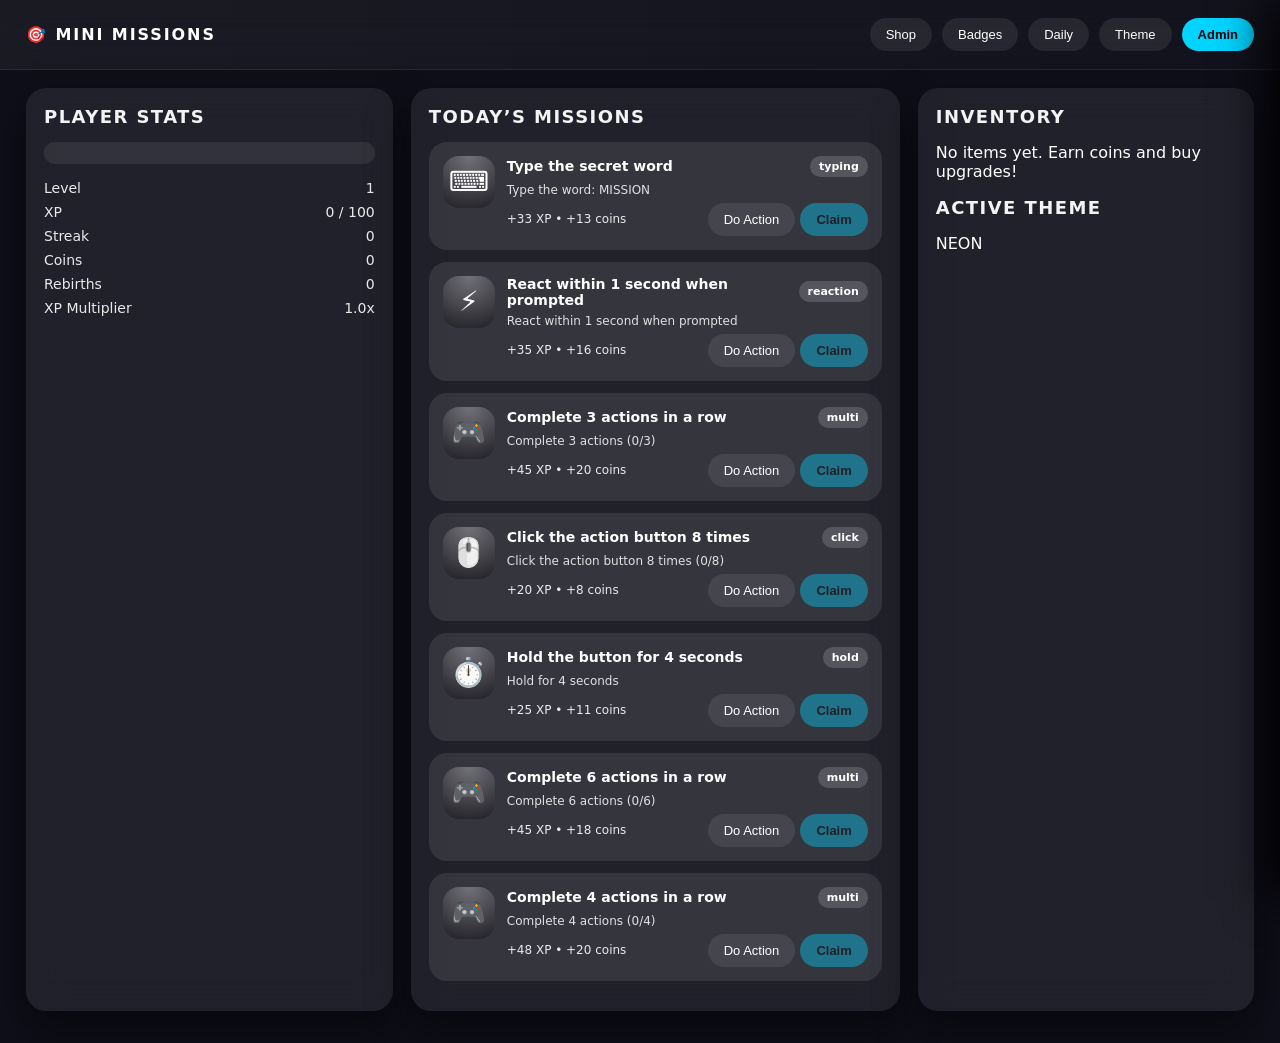
<file: index.html>
<!DOCTYPE html>
<html>
<head>
    <title>Mini Missions</title>
    <link rel="stylesheet" href="style.css">
</head>
<body class="theme-neon">

<div class="app-shell">
    <header class="top-bar">
        <div class="logo-text">🎯 Mini Missions</div>
        <div class="top-actions">
            <button class="pill-btn" onclick="openShop()">Shop</button>
            <button class="pill-btn" onclick="openAchievements()">Badges</button>
            <button class="pill-btn" onclick="openDailyReward()">Daily</button>
            <button class="pill-btn" onclick="cycleTheme()">Theme</button>
            <button class="pill-btn accent" onclick="toggleAdminPanel()">Admin</button>
        </div>
    </header>

    <main class="main-layout">
        <section class="panel stats-panel">
            <h2>Player Stats</h2>
            <div class="xp-bar">
                <div id="xpFill"></div>
            </div>
            <div class="stat-row"><span>Level</span><span id="level">1</span></div>
            <div class="stat-row"><span>XP</span><span><span id="xp">0</span> / <span id="xpNeeded">100</span></span></div>
            <div class="stat-row"><span>Streak</span><span id="streak">0</span></div>
            <div class="stat-row"><span>Coins</span><span id="coins">0</span></div>
            <div class="stat-row"><span>Rebirths</span><span id="rebirths">0</span></div>
            <div class="stat-row"><span>XP Multiplier</span><span id="xpMult">1.0x</span></div>
        </section>

        <section class="panel missions-panel">
            <h2>Today’s Missions</h2>
            <div id="missionsContainer"></div>
        </section>

        <section class="panel side-panel">
            <h2>Inventory</h2>
            <div id="inventoryContainer"></div>

            <h2>Active Theme</h2>
            <p id="activeThemeLabel"></p>
        </section>
    </main>
</div>

<div id="modalOverlay" class="modal-overlay hidden">
    <div class="modal">
        <h2 id="modalTitle"></h2>
        <div id="modalContent"></div>
        <button class="pill-btn accent" onclick="closeModal()">Close</button>
    </div>
</div>

<div id="adminPanel" class="admin-panel">
    <div class="admin-header">
        <span>Admin Control Panel</span>
        <button class="pill-btn" onclick="closeAdminPanel()">Close</button>
    </div>
    <div class="admin-body">
        <div class="admin-section">
            <h3>Player Controls</h3>
            <div class="admin-row">
                <input id="adminCoinsAmount" type="number" placeholder="Coins amount">
                <button class="pill-btn accent" onclick="adminGiveCoinsCustom()">Give Coins</button>
            </div>
            <div class="admin-row">
                <input id="adminXPAmount" type="number" placeholder="XP amount">
                <button class="pill-btn accent" onclick="adminGiveXPCustom()">Give XP</button>
            </div>
            <div class="admin-row">
                <button class="pill-btn" onclick="adminSetLevel(10)">Set Level 10</button>
                <button class="pill-btn" onclick="adminResetStats()">Reset Stats</button>
                <button class="pill-btn" onclick="adminRebirth()">Force Rebirth</button>
            </div>
        </div>

        <div class="admin-section">
            <h3>Events</h3>
            <div id="eventsContainer"></div>
        </div>

        <div class="admin-section">
            <h3>Missions Editor</h3>
            <div id="adminMissionsList"></div>
            <div class="admin-row">
                <input id="newMissionText" placeholder="Mission text">
            </div>
            <div class="admin-row">
                <input id="newMissionXP" type="number" placeholder="XP reward">
                <input id="newMissionCoins" type="number" placeholder="Coins reward">
            </div>
            <div class="admin-row">
                <input id="newMissionType" placeholder="Type (click/hold/typing/reaction/timer/multi/tap)">
                <input id="newMissionTarget" type="number" placeholder="Target (clicks/seconds)">
            </div>
            <div class="admin-row">
                <input id="newMissionExtra" placeholder="Extra data (e.g. custom word)">
            </div>
            <button class="pill-btn accent" onclick="adminAddMission()">Add Mission</button>
        </div>

        <div class="admin-section">
            <h3>Visual</h3>
            <button class="pill-btn" onclick="cycleTheme()">Cycle Theme</button>
        </div>
    </div>
</div>

<script src="admin-widgets.js"></script>
<script src="script.js"></script>
</body>
</html>
</file>
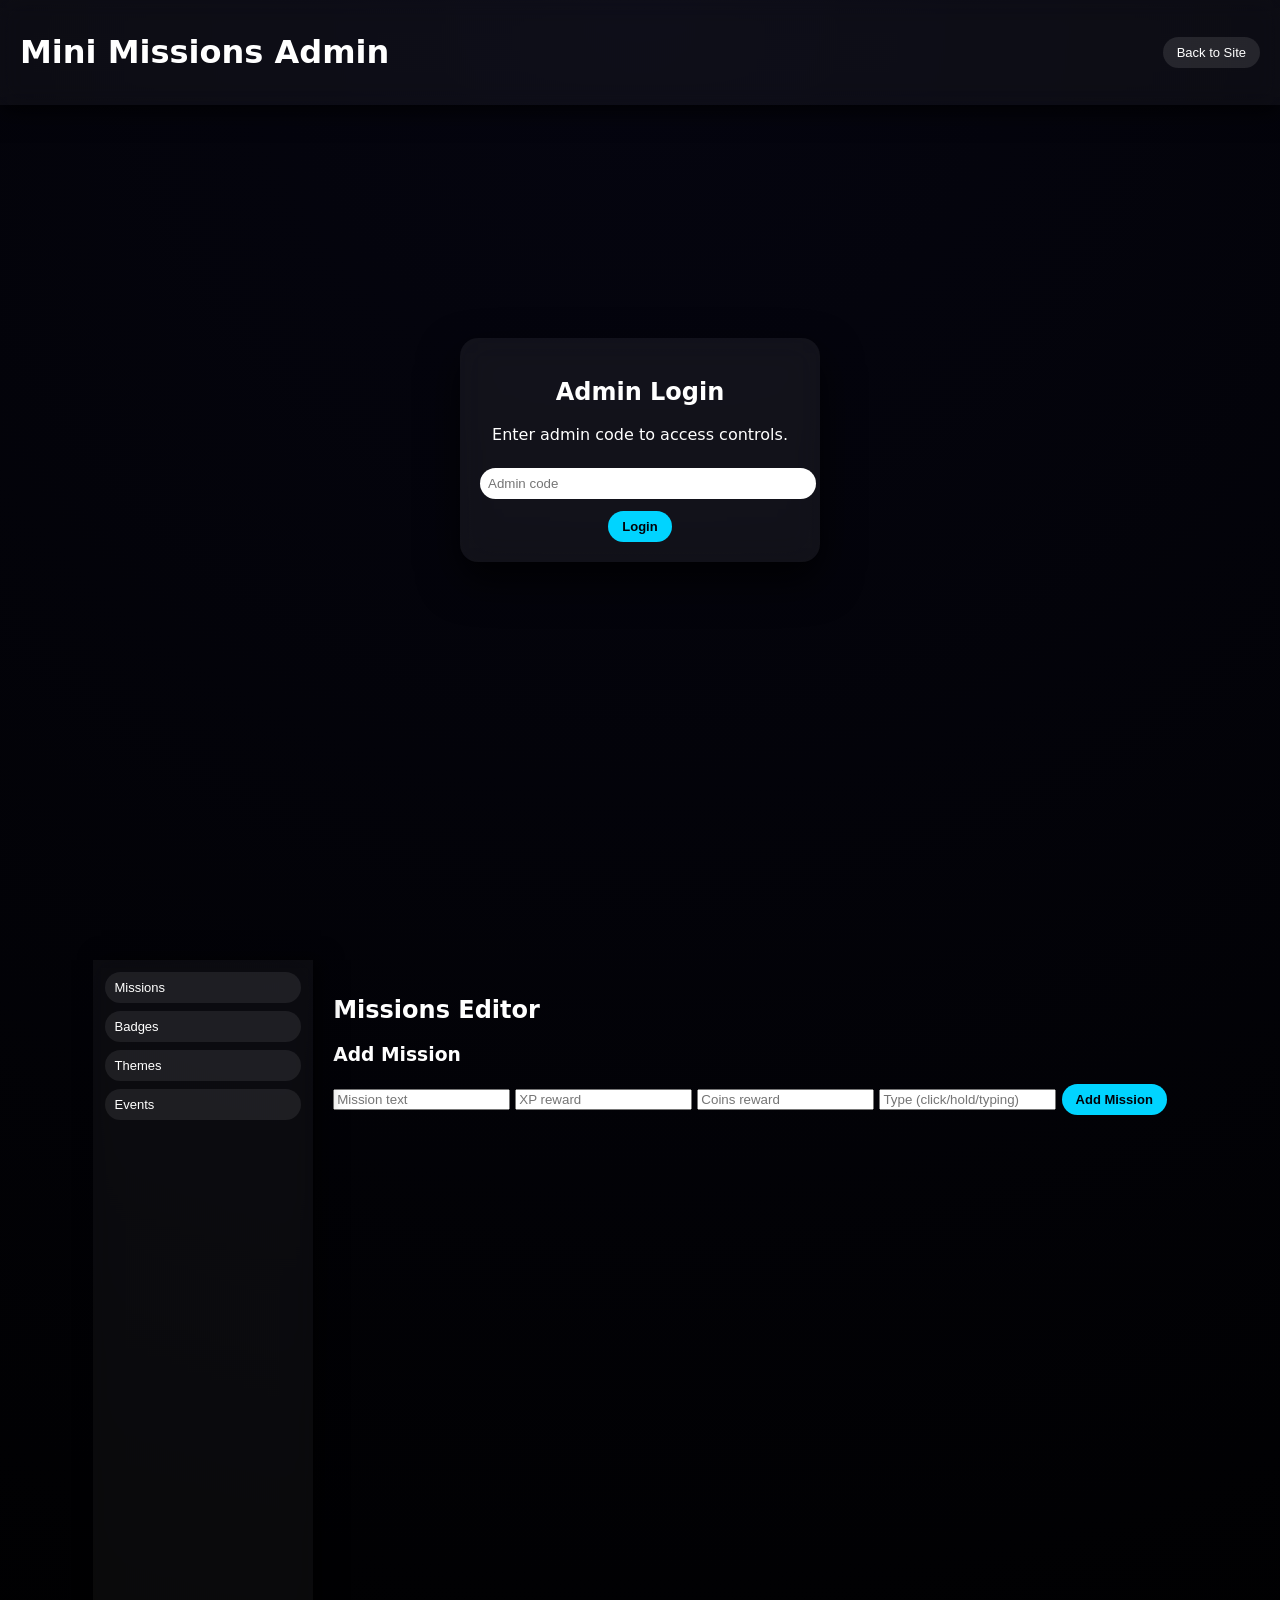
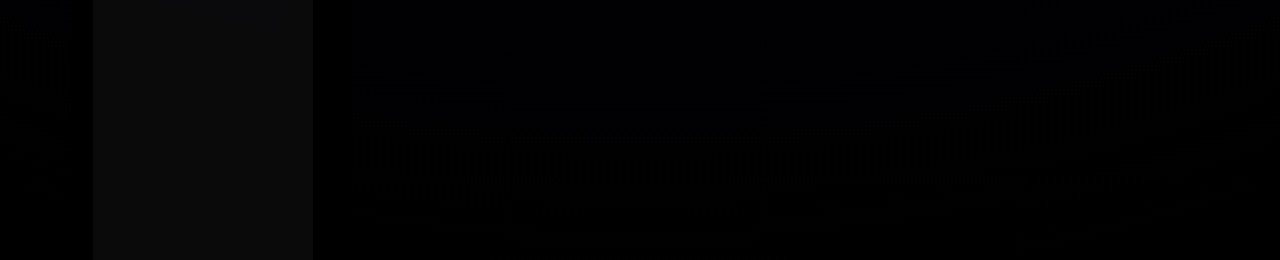
<file: admin.html>
<!DOCTYPE html>
<html>
<head>
    <title>Admin Panel</title>
    <link rel="stylesheet" href="admin.css">
</head>
<body>

<div class="admin-shell" id="loginView">
    <div class="login-card">
        <h2>Admin Login</h2>
        <p>Enter admin code to access controls.</p>
        <input id="adminCode" placeholder="Admin code">
        <button class="pill-btn accent" onclick="login()">Login</button>
    </div>
</div>

<div class="admin-shell hidden" id="dashboardView">
    <header class="admin-top">
        <h1>Mini Missions Admin</h1>
        <button class="pill-btn" onclick="goBack()">Back to Site</button>
    </header>

    <div class="admin-layout">
        <aside class="admin-sidebar">
            <button class="sidebar-btn" onclick="showTab('missions')">Missions</button>
            <button class="sidebar-btn" onclick="showTab('badges')">Badges</button>
            <button class="sidebar-btn" onclick="showTab('themes')">Themes</button>
            <button class="sidebar-btn" onclick="showTab('events')">Events</button>
        </aside>

        <main class="admin-main">
            <section id="tab-missions" class="admin-tab">
                <h2>Missions Editor</h2>
                <div id="adminMissionsList"></div>
                <h3>Add Mission</h3>
                <input id="newMissionText" placeholder="Mission text">
                <input id="newMissionXP" type="number" placeholder="XP reward">
                <input id="newMissionCoins" type="number" placeholder="Coins reward">
                <input id="newMissionType" placeholder="Type (click/hold/typing)">
                <button class="pill-btn accent" onclick="addMission()">Add Mission</button>
            </section>

            <section id="tab-badges" class="admin-tab hidden">
                <h2>Badges Editor</h2>
                <div id="adminBadgesList"></div>
            </section>

            <section id="tab-themes" class="admin-tab hidden">
                <h2>Themes</h2>
                <p>Available themes: neon, pastel, darkglass, bright.</p>
            </section>

            <section id="tab-events" class="admin-tab hidden">
                <h2>Global Events</h2>
                <p>Toggle special events:</p>
                <div id="eventsContainer"></div>
            </section>
        </main>
    </div>
</div>

<script src="admin-widgets.js"></script>
<script src="admin.js"></script>
</body>
</html>
</file>
<file: style.css>
:root {
    --bg: #0f0f1a;
    --accent: #00d4ff;
    --text: #ffffff;
    --card: rgba(255,255,255,0.08);
}

* { box-sizing: border-box; }

body {
    margin: 0;
    font-family: system-ui, -apple-system, BlinkMacSystemFont, "Segoe UI", sans-serif;
    background: radial-gradient(circle at top, #1b1b3a, #050509);
    color: var(--text);
}

.app-shell {
    min-height: 100vh;
    display: flex;
    flex-direction: column;
}

.top-bar {
    display: flex;
    justify-content: space-between;
    align-items: center;
    padding: 18px 26px;
    backdrop-filter: blur(16px);
    background: linear-gradient(90deg, rgba(255,255,255,0.05), rgba(255,255,255,0.02));
    border-bottom: 1px solid rgba(255,255,255,0.08);
}

.logo-text {
    font-weight: 800;
    letter-spacing: 0.12em;
    text-transform: uppercase;
    font-size: 16px;
}

.top-actions {
    display: flex;
    gap: 10px;
}

.pill-btn {
    border: none;
    padding: 9px 16px;
    border-radius: 999px;
    background: rgba(255,255,255,0.08);
    color: var(--text);
    cursor: pointer;
    font-size: 13px;
    transition: transform 0.15s ease, background 0.15s ease, box-shadow 0.15s ease;
}

.pill-btn:hover {
    transform: translateY(-1px);
    background: rgba(255,255,255,0.16);
    box-shadow: 0 6px 16px rgba(0,0,0,0.4);
}

.pill-btn.accent {
    background: var(--accent);
    color: #02030a;
    font-weight: 600;
}

.pill-btn[disabled] {
    opacity: 0.4;
    cursor: default;
    box-shadow: none;
}

.main-layout {
    display: grid;
    grid-template-columns: 1.2fr 1.6fr 1.1fr;
    gap: 18px;
    padding: 18px 26px 32px;
}

.panel {
    background: var(--card);
    border-radius: 20px;
    padding: 18px;
    backdrop-filter: blur(18px);
    box-shadow: 0 18px 40px rgba(0,0,0,0.55);
    animation: panelIn 0.4s ease;
}

.panel h2 {
    margin-top: 0;
    font-size: 18px;
    letter-spacing: 0.08em;
    text-transform: uppercase;
    opacity: 0.95;
}

@keyframes panelIn {
    from { opacity: 0; transform: translateY(10px); }
    to { opacity: 1; transform: translateY(0); }
}

.xp-bar {
    width: 100%;
    height: 22px;
    border-radius: 999px;
    background: rgba(255,255,255,0.08);
    overflow: hidden;
    margin-bottom: 12px;
}

#xpFill {
    height: 100%;
    width: 0%;
    background: linear-gradient(90deg, #00d4ff, #8f00ff);
    box-shadow: 0 0 12px #00d4ff;
    transition: width 0.4s ease;
}

.stat-row {
    display: flex;
    justify-content: space-between;
    font-size: 14px;
    padding: 4px 0;
    opacity: 0.9;
}

/* Missions */

.mission-card {
    background: rgba(255,255,255,0.09);
    border-radius: 18px;
    padding: 14px;
    margin-bottom: 12px;
    display: grid;
    grid-template-columns: auto 1fr;
    gap: 10px 12px;
    transition: transform 0.15s ease, box-shadow 0.15s ease, background 0.15s ease;
}

.mission-card:hover {
    transform: translateY(-2px);
    box-shadow: 0 10px 24px rgba(0,0,0,0.6);
    background: rgba(255,255,255,0.14);
}

.mission-icon {
    width: 52px;
    height: 52px;
    border-radius: 16px;
    display: flex;
    align-items: center;
    justify-content: center;
    font-size: 28px;
    background: radial-gradient(circle at top, rgba(255,255,255,0.3), rgba(0,0,0,0.4));
}

.mission-main {
    display: flex;
    flex-direction: column;
    gap: 6px;
}

.mission-header {
    display: flex;
    justify-content: space-between;
    align-items: center;
    font-size: 14px;
    font-weight: 600;
}

.mission-type {
    font-size: 11px;
    padding: 4px 9px;
    border-radius: 999px;
    background: rgba(255,255,255,0.16);
}

.mission-progress {
    font-size: 12px;
    opacity: 0.85;
}

.mission-footer {
    display: flex;
    justify-content: space-between;
    align-items: center;
}

.mission-footer .reward {
    font-size: 12px;
    opacity: 0.9;
}

/* Inventory */

.inventory-item {
    font-size: 13px;
    padding: 7px 9px;
    border-radius: 12px;
    background: rgba(255,255,255,0.08);
    margin-bottom: 6px;
}

/* Modal */

.modal-overlay {
    position: fixed;
    inset: 0;
    background: rgba(0,0,0,0.7);
    display: flex;
    align-items: center;
    justify-content: center;
    backdrop-filter: blur(6px);
    z-index: 40;
}

.modal-overlay.hidden { display: none; }

.modal {
    width: min(520px, 92vw);
    background: var(--card);
    border-radius: 20px;
    padding: 20px;
    box-shadow: 0 18px 40px rgba(0,0,0,0.7);
    animation: modalIn 0.25s ease;
}

@keyframes modalIn {
    from { opacity: 0; transform: translateY(12px) scale(0.98); }
    to { opacity: 1; transform: translateY(0) scale(1); }
}

/* Shop cards */

.shop-grid {
    display: grid;
    grid-template-columns: repeat(auto-fit, minmax(160px, 1fr));
    gap: 12px;
    margin-top: 10px;
}

.shop-card {
    background: rgba(255,255,255,0.08);
    border-radius: 16px;
    padding: 10px;
    display: flex;
    flex-direction: column;
    gap: 6px;
}

.shop-icon {
    font-size: 26px;
}

.shop-title {
    font-weight: 600;
    font-size: 14px;
}

.shop-desc {
    font-size: 12px;
    opacity: 0.85;
}

/* Admin Panel */

.admin-panel {
    position: fixed;
    top: 0;
    right: -420px;
    width: 420px;
    height: 100vh;
    background: rgba(10,10,20,0.96);
    backdrop-filter: blur(20px);
    box-shadow: -16px 0 40px rgba(0,0,0,0.85);
    transition: right 0.3s ease;
    z-index: 50;
    display: flex;
    flex-direction: column;
}

.admin-panel.open { right: 0; }

.admin-header {
    padding: 16px 18px;
    display: flex;
    justify-content: space-between;
    align-items: center;
    border-bottom: 1px solid rgba(255,255,255,0.16);
    font-weight: 600;
}

.admin-body {
    padding: 14px 18px 18px;
    overflow-y: auto;
}

.admin-section {
    margin-bottom: 18px;
}

.admin-section h3 {
    margin: 0 0 8px;
    font-size: 15px;
}

.admin-row {
    display: flex;
    gap: 8px;
    margin-bottom: 8px;
}

.admin-row input {
    flex: 1;
    padding: 6px 8px;
    border-radius: 10px;
    border: none;
    outline: none;
    background: rgba(255,255,255,0.08);
    color: var(--text);
    font-size: 12px;
}

/* Toast & switch */

.toast {
    position: fixed;
    bottom: 20px;
    left: 50%;
    transform: translateX(-50%);
    background: rgba(255,255,255,0.12);
    padding: 10px 16px;
    border-radius: 999px;
    backdrop-filter: blur(10px);
    font-size: 12px;
    transition: 0.3s;
    box-shadow: 0 10px 24px rgba(0,0,0,0.7);
    z-index: 60;
}

.toast.info { border-left: 4px solid #00d4ff; }
.toast.success { border-left: 4px solid #00ff88; }
.toast.error { border-left: 4px solid #ff4444; }

.switch {
    width: 46px;
    height: 24px;
    background: #555;
    border-radius: 999px;
    position: relative;
    cursor: pointer;
    transition: 0.2s;
    display: inline-block;
    margin-left: 8px;
}

.switch::after {
    content: "";
    width: 20px;
    height: 20px;
    background: #fff;
    border-radius: 50%;
    position: absolute;
    top: 2px;
    left: 3px;
    transition: 0.2s;
}

.switch.on { background: #00d4ff; }
.switch.on::after { left: 23px; }

/* Themes */

.theme-neon {
    --bg: #0f0f1a;
    --accent: #00d4ff;
    --text: #ffffff;
    --card: rgba(255,255,255,0.08);
}

.theme-pastel {
    --bg: #f7eaff;
    --accent: #ff9de2;
    --text: #333333;
    --card: rgba(255,255,255,0.7);
}

.theme-darkglass {
    --bg: #050505;
    --accent: #8f00ff;
    --text: #ffffff;
    --card: rgba(255,255,255,0.06);
}

.theme-bright {
    --bg: #ffecd2;
    --accent: #ff6a00;
    --text: #222222;
    --card: rgba(255,255,255,0.8);
}

.theme-rainbow {
    --bg: linear-gradient(135deg, #ff0080, #ff8c00, #40e0d0, #8a2be2);
    --accent: #ffffff;
    --text: #ffffff;
    --card: rgba(0,0,0,0.35);
}

.theme-ocean {
    --bg: linear-gradient(135deg, #001f3f, #0074d9, #39cccc);
    --accent: #2ecc40;
    --text: #e8f9ff;
    --card: rgba(0,0,0,0.35);
}

.theme-sunset {
    --bg: linear-gradient(135deg, #ff5f6d, #ffc371);
    --accent: #ffffff;
    --text: #2b1b1b;
    --card: rgba(255,255,255,0.4);
}

body.theme-neon,
body.theme-pastel,
body.theme-darkglass,
body.theme-bright,
body.theme-rainbow,
body.theme-ocean,
body.theme-sunset {
    background: var(--bg);
    color: var(--text);
}
:root {
    --bg: #0f0f1a;
    --accent: #00d4ff;
    --text: #ffffff;
    --card: rgba(255,255,255,0.08);
}

* { box-sizing: border-box; }

body {
    margin: 0;
    font-family: system-ui, -apple-system, BlinkMacSystemFont, "Segoe UI", sans-serif;
    background: radial-gradient(circle at top, #1b1b3a, #050509);
    color: var(--text);
}

.app-shell {
    min-height: 100vh;
    display: flex;
    flex-direction: column;
}

.top-bar {
    display: flex;
    justify-content: space-between;
    align-items: center;
    padding: 18px 26px;
    backdrop-filter: blur(16px);
    background: linear-gradient(90deg, rgba(255,255,255,0.05), rgba(255,255,255,0.02));
    border-bottom: 1px solid rgba(255,255,255,0.08);
}

.logo-text {
    font-weight: 800;
    letter-spacing: 0.12em;
    text-transform: uppercase;
    font-size: 16px;
}

.top-actions {
    display: flex;
    gap: 10px;
}

.pill-btn {
    border: none;
    padding: 9px 16px;
    border-radius: 999px;
    background: rgba(255,255,255,0.08);
    color: var(--text);
    cursor: pointer;
    font-size: 13px;
    transition: transform 0.15s ease, background 0.15s ease, box-shadow 0.15s ease;
}

.pill-btn:hover {
    transform: translateY(-1px);
    background: rgba(255,255,255,0.16);
    box-shadow: 0 6px 16px rgba(0,0,0,0.4);
}

.pill-btn.accent {
    background: var(--accent);
    color: #02030a;
    font-weight: 600;
}

.pill-btn[disabled] {
    opacity: 0.4;
    cursor: default;
    box-shadow: none;
}

.main-layout {
    display: grid;
    grid-template-columns: 1.2fr 1.6fr 1.1fr;
    gap: 18px;
    padding: 18px 26px 32px;
}

.panel {
    background: var(--card);
    border-radius: 20px;
    padding: 18px;
    backdrop-filter: blur(18px);
    box-shadow: 0 18px 40px rgba(0,0,0,0.55);
    animation: panelIn 0.4s ease;
}

.panel h2 {
    margin-top: 0;
    font-size: 18px;
    letter-spacing: 0.08em;
    text-transform: uppercase;
    opacity: 0.95;
}

@keyframes panelIn {
    from { opacity: 0; transform: translateY(10px); }
    to { opacity: 1; transform: translateY(0); }
}

.xp-bar {
    width: 100%;
    height: 22px;
    border-radius: 999px;
    background: rgba(255,255,255,0.08);
    overflow: hidden;
    margin-bottom: 12px;
}

#xpFill {
    height: 100%;
    width: 0%;
    background: linear-gradient(90deg, #00d4ff, #8f00ff);
    box-shadow: 0 0 12px #00d4ff;
    transition: width 0.4s ease;
}

.stat-row {
    display: flex;
    justify-content: space-between;
    font-size: 14px;
    padding: 4px 0;
    opacity: 0.9;
}

/* Missions */

.mission-card {
    background: rgba(255,255,255,0.09);
    border-radius: 18px;
    padding: 14px;
    margin-bottom: 12px;
    display: grid;
    grid-template-columns: auto 1fr;
    gap: 10px 12px;
    transition: transform 0.15s ease, box-shadow 0.15s ease, background 0.15s ease;
}

.mission-card:hover {
    transform: translateY(-2px);
    box-shadow: 0 10px 24px rgba(0,0,0,0.6);
    background: rgba(255,255,255,0.14);
}

.mission-icon {
    width: 52px;
    height: 52px;
    border-radius: 16px;
    display: flex;
    align-items: center;
    justify-content: center;
    font-size: 28px;
    background: radial-gradient(circle at top, rgba(255,255,255,0.3), rgba(0,0,0,0.4));
}

.mission-main {
    display: flex;
    flex-direction: column;
    gap: 6px;
}

.mission-header {
    display: flex;
    justify-content: space-between;
    align-items: center;
    font-size: 14px;
    font-weight: 600;
}

.mission-type {
    font-size: 11px;
    padding: 4px 9px;
    border-radius: 999px;
    background: rgba(255,255,255,0.16);
}

.mission-progress {
    font-size: 12px;
    opacity: 0.85;
}

.mission-footer {
    display: flex;
    justify-content: space-between;
    align-items: center;
}

.mission-footer .reward {
    font-size: 12px;
    opacity: 0.9;
}

/* Inventory */

.inventory-item {
    font-size: 13px;
    padding: 7px 9px;
    border-radius: 12px;
    background: rgba(255,255,255,0.08);
    margin-bottom: 6px;
}

/* Modal */

.modal-overlay {
    position: fixed;
    inset: 0;
    background: rgba(0,0,0,0.7);
    display: flex;
    align-items: center;
    justify-content: center;
    backdrop-filter: blur(6px);
    z-index: 40;
}

.modal-overlay.hidden { display: none; }

.modal {
    width: min(520px, 92vw);
    background: var(--card);
    border-radius: 20px;
    padding: 20px;
    box-shadow: 0 18px 40px rgba(0,0,0,0.7);
    animation: modalIn 0.25s ease;
}

@keyframes modalIn {
    from { opacity: 0; transform: translateY(12px) scale(0.98); }
    to { opacity: 1; transform: translateY(0) scale(1); }
}

/* Shop cards */

.shop-grid {
    display: grid;
    grid-template-columns: repeat(auto-fit, minmax(160px, 1fr));
    gap: 12px;
    margin-top: 10px;
}

.shop-card {
    background: rgba(255,255,255,0.08);
    border-radius: 16px;
    padding: 10px;
    display: flex;
    flex-direction: column;
    gap: 6px;
}

.shop-icon {
    font-size: 26px;
}

.shop-title {
    font-weight: 600;
    font-size: 14px;
}

.shop-desc {
    font-size: 12px;
    opacity: 0.85;
}

/* Admin Panel */

.admin-panel {
    position: fixed;
    top: 0;
    right: -420px;
    width: 420px;
    height: 100vh;
    background: rgba(10,10,20,0.96);
    backdrop-filter: blur(20px);
    box-shadow: -16px 0 40px rgba(0,0,0,0.85);
    transition: right 0.3s ease;
    z-index: 50;
    display: flex;
    flex-direction: column;
}

.admin-panel.open { right: 0; }

.admin-header {
    padding: 16px 18px;
    display: flex;
    justify-content: space-between;
    align-items: center;
    border-bottom: 1px solid rgba(255,255,255,0.16);
    font-weight: 600;
}

.admin-body {
    padding: 14px 18px 18px;
    overflow-y: auto;
}

.admin-section {
    margin-bottom: 18px;
}

.admin-section h3 {
    margin: 0 0 8px;
    font-size: 15px;
}

.admin-row {
    display: flex;
    gap: 8px;
    margin-bottom: 8px;
}

.admin-row input {
    flex: 1;
    padding: 6px 8px;
    border-radius: 10px;
    border: none;
    outline: none;
    background: rgba(255,255,255,0.08);
    color: var(--text);
    font-size: 12px;
}

/* Toast & switch */

.toast {
    position: fixed;
    bottom: 20px;
    left: 50%;
    transform: translateX(-50%);
    background: rgba(255,255,255,0.12);
    padding: 10px 16px;
    border-radius: 999px;
    backdrop-filter: blur(10px);
    font-size: 12px;
    transition: 0.3s;
    box-shadow: 0 10px 24px rgba(0,0,0,0.7);
    z-index: 60;
}

.toast.info { border-left: 4px solid #00d4ff; }
.toast.success { border-left: 4px solid #00ff88; }
.toast.error { border-left: 4px solid #ff4444; }

.switch {
    width: 46px;
    height: 24px;
    background: #555;
    border-radius: 999px;
    position: relative;
    cursor: pointer;
    transition: 0.2s;
    display: inline-block;
    margin-left: 8px;
}

.switch::after {
    content: "";
    width: 20px;
    height: 20px;
    background: #fff;
    border-radius: 50%;
    position: absolute;
    top: 2px;
    left: 3px;
    transition: 0.2s;
}

.switch.on { background: #00d4ff; }
.switch.on::after { left: 23px; }

/* Themes */

.theme-neon {
    --bg: #0f0f1a;
    --accent: #00d4ff;
    --text: #ffffff;
    --card: rgba(255,255,255,0.08);
}

.theme-pastel {
    --bg: #f7eaff;
    --accent: #ff9de2;
    --text: #333333;
    --card: rgba(255,255,255,0.7);
}

.theme-darkglass {
    --bg: #050505;
    --accent: #8f00ff;
    --text: #ffffff;
    --card: rgba(255,255,255,0.06);
}

.theme-bright {
    --bg: #ffecd2;
    --accent: #ff6a00;
    --text: #222222;
    --card: rgba(255,255,255,0.8);
}

.theme-rainbow {
    --bg: linear-gradient(135deg, #ff0080, #ff8c00, #40e0d0, #8a2be2);
    --accent: #ffffff;
    --text: #ffffff;
    --card: rgba(0,0,0,0.35);
}

.theme-ocean {
    --bg: linear-gradient(135deg, #001f3f, #0074d9, #39cccc);
    --accent: #2ecc40;
    --text: #e8f9ff;
    --card: rgba(0,0,0,0.35);
}

.theme-sunset {
    --bg: linear-gradient(135deg, #ff5f6d, #ffc371);
    --accent: #ffffff;
    --text: #2b1b1b;
    --card: rgba(255,255,255,0.4);
}

body.theme-neon,
body.theme-pastel,
body.theme-darkglass,
body.theme-bright,
body.theme-rainbow,
body.theme-ocean,
body.theme-sunset {
    background: var(--bg);
    color: var(--text);
}
:root {
    --bg: #0f0f1a;
    --accent: #00d4ff;
    --text: #ffffff;
    --card: rgba(255,255,255,0.08);
}

* { box-sizing: border-box; }

body {
    margin: 0;
    font-family: system-ui, -apple-system, BlinkMacSystemFont, "Segoe UI", sans-serif;
    background: radial-gradient(circle at top, #1b1b3a, #050509);
    color: var(--text);
}

.app-shell {
    min-height: 100vh;
    display: flex;
    flex-direction: column;
}

.top-bar {
    display: flex;
    justify-content: space-between;
    align-items: center;
    padding: 18px 26px;
    backdrop-filter: blur(16px);
    background: linear-gradient(90deg, rgba(255,255,255,0.05), rgba(255,255,255,0.02));
    border-bottom: 1px solid rgba(255,255,255,0.08);
}

.logo-text {
    font-weight: 800;
    letter-spacing: 0.12em;
    text-transform: uppercase;
    font-size: 16px;
}

.top-actions {
    display: flex;
    gap: 10px;
}

.pill-btn {
    border: none;
    padding: 9px 16px;
    border-radius: 999px;
    background: rgba(255,255,255,0.08);
    color: var(--text);
    cursor: pointer;
    font-size: 13px;
    transition: transform 0.15s ease, background 0.15s ease, box-shadow 0.15s ease;
}

.pill-btn:hover {
    transform: translateY(-1px);
    background: rgba(255,255,255,0.16);
    box-shadow: 0 6px 16px rgba(0,0,0,0.4);
}

.pill-btn.accent {
    background: var(--accent);
    color: #02030a;
    font-weight: 600;
}

.pill-btn[disabled] {
    opacity: 0.4;
    cursor: default;
    box-shadow: none;
}

.main-layout {
    display: grid;
    grid-template-columns: 1.2fr 1.6fr 1.1fr;
    gap: 18px;
    padding: 18px 26px 32px;
}

.panel {
    background: var(--card);
    border-radius: 20px;
    padding: 18px;
    backdrop-filter: blur(18px);
    box-shadow: 0 18px 40px rgba(0,0,0,0.55);
    animation: panelIn 0.4s ease;
}

.panel h2 {
    margin-top: 0;
    font-size: 18px;
    letter-spacing: 0.08em;
    text-transform: uppercase;
    opacity: 0.95;
}

@keyframes panelIn {
    from { opacity: 0; transform: translateY(10px); }
    to { opacity: 1; transform: translateY(0); }
}

.xp-bar {
    width: 100%;
    height: 22px;
    border-radius: 999px;
    background: rgba(255,255,255,0.08);
    overflow: hidden;
    margin-bottom: 12px;
}

#xpFill {
    height: 100%;
    width: 0%;
    background: linear-gradient(90deg, #00d4ff, #8f00ff);
    box-shadow: 0 0 12px #00d4ff;
    transition: width 0.4s ease;
}

.stat-row {
    display: flex;
    justify-content: space-between;
    font-size: 14px;
    padding: 4px 0;
    opacity: 0.9;
}

/* Missions */

.mission-card {
    background: rgba(255,255,255,0.09);
    border-radius: 18px;
    padding: 14px;
    margin-bottom: 12px;
    display: grid;
    grid-template-columns: auto 1fr;
    gap: 10px 12px;
    transition: transform 0.15s ease, box-shadow 0.15s ease, background 0.15s ease;
}

.mission-card:hover {
    transform: translateY(-2px);
    box-shadow: 0 10px 24px rgba(0,0,0,0.6);
    background: rgba(255,255,255,0.14);
}

.mission-icon {
    width: 52px;
    height: 52px;
    border-radius: 16px;
    display: flex;
    align-items: center;
    justify-content: center;
    font-size: 28px;
    background: radial-gradient(circle at top, rgba(255,255,255,0.3), rgba(0,0,0,0.4));
}

.mission-main {
    display: flex;
    flex-direction: column;
    gap: 6px;
}

.mission-header {
    display: flex;
    justify-content: space-between;
    align-items: center;
    font-size: 14px;
    font-weight: 600;
}

.mission-type {
    font-size: 11px;
    padding: 4px 9px;
    border-radius: 999px;
    background: rgba(255,255,255,0.16);
}

.mission-progress {
    font-size: 12px;
    opacity: 0.85;
}

.mission-footer {
    display: flex;
    justify-content: space-between;
    align-items: center;
}

.mission-footer .reward {
    font-size: 12px;
    opacity: 0.9;
}

/* Inventory */

.inventory-item {
    font-size: 13px;
    padding: 7px 9px;
    border-radius: 12px;
    background: rgba(255,255,255,0.08);
    margin-bottom: 6px;
}

/* Modal */

.modal-overlay {
    position: fixed;
    inset: 0;
    background: rgba(0,0,0,0.7);
    display: flex;
    align-items: center;
    justify-content: center;
    backdrop-filter: blur(6px);
    z-index: 40;
}

.modal-overlay.hidden { display: none; }

.modal {
    width: min(520px, 92vw);
    background: var(--card);
    border-radius: 20px;
    padding: 20px;
    box-shadow: 0 18px 40px rgba(0,0,0,0.7);
    animation: modalIn 0.25s ease;
}

@keyframes modalIn {
    from { opacity: 0; transform: translateY(12px) scale(0.98); }
    to { opacity: 1; transform: translateY(0) scale(1); }
}

/* Shop cards */

.shop-grid {
    display: grid;
    grid-template-columns: repeat(auto-fit, minmax(160px, 1fr));
    gap: 12px;
    margin-top: 10px;
}

.shop-card {
    background: rgba(255,255,255,0.08);
    border-radius: 16px;
    padding: 10px;
    display: flex;
    flex-direction: column;
    gap: 6px;
}

.shop-icon {
    font-size: 26px;
}

.shop-title {
    font-weight: 600;
    font-size: 14px;
}

.shop-desc {
    font-size: 12px;
    opacity: 0.85;
}

/* Admin Panel */

.admin-panel {
    position: fixed;
    top: 0;
    right: -420px;
    width: 420px;
    height: 100vh;
    background: rgba(10,10,20,0.96);
    backdrop-filter: blur(20px);
    box-shadow: -16px 0 40px rgba(0,0,0,0.85);
    transition: right 0.3s ease;
    z-index: 50;
    display: flex;
    flex-direction: column;
}

.admin-panel.open { right: 0; }

.admin-header {
    padding: 16px 18px;
    display: flex;
    justify-content: space-between;
    align-items: center;
    border-bottom: 1px solid rgba(255,255,255,0.16);
    font-weight: 600;
}

.admin-body {
    padding: 14px 18px 18px;
    overflow-y: auto;
}

.admin-section {
    margin-bottom: 18px;
}

.admin-section h3 {
    margin: 0 0 8px;
    font-size: 15px;
}

.admin-row {
    display: flex;
    gap: 8px;
    margin-bottom: 8px;
}

.admin-row input {
    flex: 1;
    padding: 6px 8px;
    border-radius: 10px;
    border: none;
    outline: none;
    background: rgba(255,255,255,0.08);
    color: var(--text);
    font-size: 12px;
}

/* Toast & switch */

.toast {
    position: fixed;
    bottom: 20px;
    left: 50%;
    transform: translateX(-50%);
    background: rgba(255,255,255,0.12);
    padding: 10px 16px;
    border-radius: 999px;
    backdrop-filter: blur(10px);
    font-size: 12px;
    transition: 0.3s;
    box-shadow: 0 10px 24px rgba(0,0,0,0.7);
    z-index: 60;
}

.toast.info { border-left: 4px solid #00d4ff; }
.toast.success { border-left: 4px solid #00ff88; }
.toast.error { border-left: 4px solid #ff4444; }

.switch {
    width: 46px;
    height: 24px;
    background: #555;
    border-radius: 999px;
    position: relative;
    cursor: pointer;
    transition: 0.2s;
    display: inline-block;
    margin-left: 8px;
}

.switch::after {
    content: "";
    width: 20px;
    height: 20px;
    background: #fff;
    border-radius: 50%;
    position: absolute;
    top: 2px;
    left: 3px;
    transition: 0.2s;
}

.switch.on { background: #00d4ff; }
.switch.on::after { left: 23px; }

/* Themes */

.theme-neon {
    --bg: #0f0f1a;
    --accent: #00d4ff;
    --text: #ffffff;
    --card: rgba(255,255,255,0.08);
}

.theme-pastel {
    --bg: #f7eaff;
    --accent: #ff9de2;
    --text: #333333;
    --card: rgba(255,255,255,0.7);
}

.theme-darkglass {
    --bg: #050505;
    --accent: #8f00ff;
    --text: #ffffff;
    --card: rgba(255,255,255,0.06);
}

.theme-bright {
    --bg: #ffecd2;
    --accent: #ff6a00;
    --text: #222222;
    --card: rgba(255,255,255,0.8);
}

.theme-rainbow {
    --bg: linear-gradient(135deg, #ff0080, #ff8c00, #40e0d0, #8a2be2);
    --accent: #ffffff;
    --text: #ffffff;
    --card: rgba(0,0,0,0.35);
}

.theme-ocean {
    --bg: linear-gradient(135deg, #001f3f, #0074d9, #39cccc);
    --accent: #2ecc40;
    --text: #e8f9ff;
    --card: rgba(0,0,0,0.35);
}

.theme-sunset {
    --bg: linear-gradient(135deg, #ff5f6d, #ffc371);
    --accent: #ffffff;
    --text: #2b1b1b;
    --card: rgba(255,255,255,0.4);
}

body.theme-neon,
body.theme-pastel,
body.theme-darkglass,
body.theme-bright,
body.theme-rainbow,
body.theme-ocean,
body.theme-sunset {
    background: var(--bg);
    color: var(--text);
}
</file>
<file: admin.css>
body {
    margin: 0;
    font-family: system-ui, "Segoe UI", sans-serif;
    background: radial-gradient(circle at top, #050510, #000000);
    color: #ffffff;
}

.hidden {
    display: none;
}

.admin-shell {
    min-height: 100vh;
    display: flex;
    align-items: center;
    justify-content: center;
}

.login-card {
    width: 320px;
    padding: 20px;
    border-radius: 18px;
    background: rgba(255,255,255,0.06);
    backdrop-filter: blur(16px);
    box-shadow: 0 18px 40px rgba(0,0,0,0.8);
    text-align: center;
    animation: cardIn 0.3s ease;
}

.login-card input {
    width: 100%;
    padding: 8px;
    margin: 8px 0 12px;
    border-radius: 999px;
    border: none;
    outline: none;
}

.pill-btn {
    border: none;
    padding: 8px 14px;
    border-radius: 999px;
    background: rgba(255,255,255,0.1);
    color: #ffffff;
    cursor: pointer;
    font-size: 13px;
    transition: 0.15s;
}

.pill-btn:hover {
    transform: translateY(-1px);
    background: rgba(255,255,255,0.2);
}

.pill-btn.accent {
    background: #00d4ff;
    color: #02030a;
    font-weight: 600;
}

@keyframes cardIn {
    from { opacity: 0; transform: translateY(12px) scale(0.96); }
    to { opacity: 1; transform: translateY(0) scale(1); }
}

/* Dashboard */

.admin-top {
    position: fixed;
    top: 0;
    left: 0;
    right: 0;
    padding: 12px 20px;
    display: flex;
    justify-content: space-between;
    align-items: center;
    background: rgba(255,255,255,0.04);
    backdrop-filter: blur(12px);
    box-shadow: 0 8px 20px rgba(0,0,0,0.7);
}

.admin-layout {
    display: grid;
    grid-template-columns: 220px 1fr;
    gap: 0;
    padding-top: 60px;
    height: 100vh;
}

.admin-sidebar {
    background: rgba(255,255,255,0.04);
    backdrop-filter: blur(12px);
    padding: 12px;
    box-shadow: 8px 0 20px rgba(0,0,0,0.7);
}

.sidebar-btn {
    width: 100%;
    margin-bottom: 8px;
    padding: 8px 10px;
    border-radius: 999px;
    border: none;
    background: rgba(255,255,255,0.08);
    color: #ffffff;
    cursor: pointer;
    font-size: 13px;
    text-align: left;
    transition: 0.15s;
}

.sidebar-btn:hover {
    background: rgba(255,255,255,0.18);
    transform: translateX(2px);
}

.admin-main {
    padding: 16px 20px;
    overflow-y: auto;
}

.admin-tab {
    animation: tabIn 0.25s ease;
}

@keyframes tabIn {
    from { opacity: 0; transform: translateY(8px); }
    to { opacity: 1; transform: translateY(0); }
}

.admin-list-item {
    background: rgba(255,255,255,0.06);
    border-radius: 12px;
    padding: 10px;
    margin-bottom: 8px;
    display: flex;
    justify-content: space-between;
    align-items: center;
    font-size: 13px;
}
.toast {
    position: fixed;
    bottom: 20px;
    left: 50%;
    transform: translateX(-50%);
    background: rgba(255,255,255,0.12);
    padding: 10px 16px;
    border-radius: 999px;
    backdrop-filter: blur(10px);
    font-size: 12px;
    transition: 0.3s;
    box-shadow: 0 10px 24px rgba(0,0,0,0.7);
}

.toast.info { border-left: 4px solid #00d4ff; }
.toast.success { border-left: 4px solid #00ff88; }
.toast.error { border-left: 4px solid #ff4444; }

.switch {
    width: 46px;
    height: 24px;
    background: #555;
    border-radius: 999px;
    position: relative;
    cursor: pointer;
    transition: 0.2s;
    display: inline-block;
}

.switch::after {
    content: "";
    width: 20px;
    height: 20px;
    background: #fff;
    border-radius: 50%;
    position: absolute;
    top: 2px;
    left: 3px;
    transition: 0.2s;
}

.switch.on {
    background: #00d4ff;
}

.switch.on::after {
    left: 23px;
}
</file>
